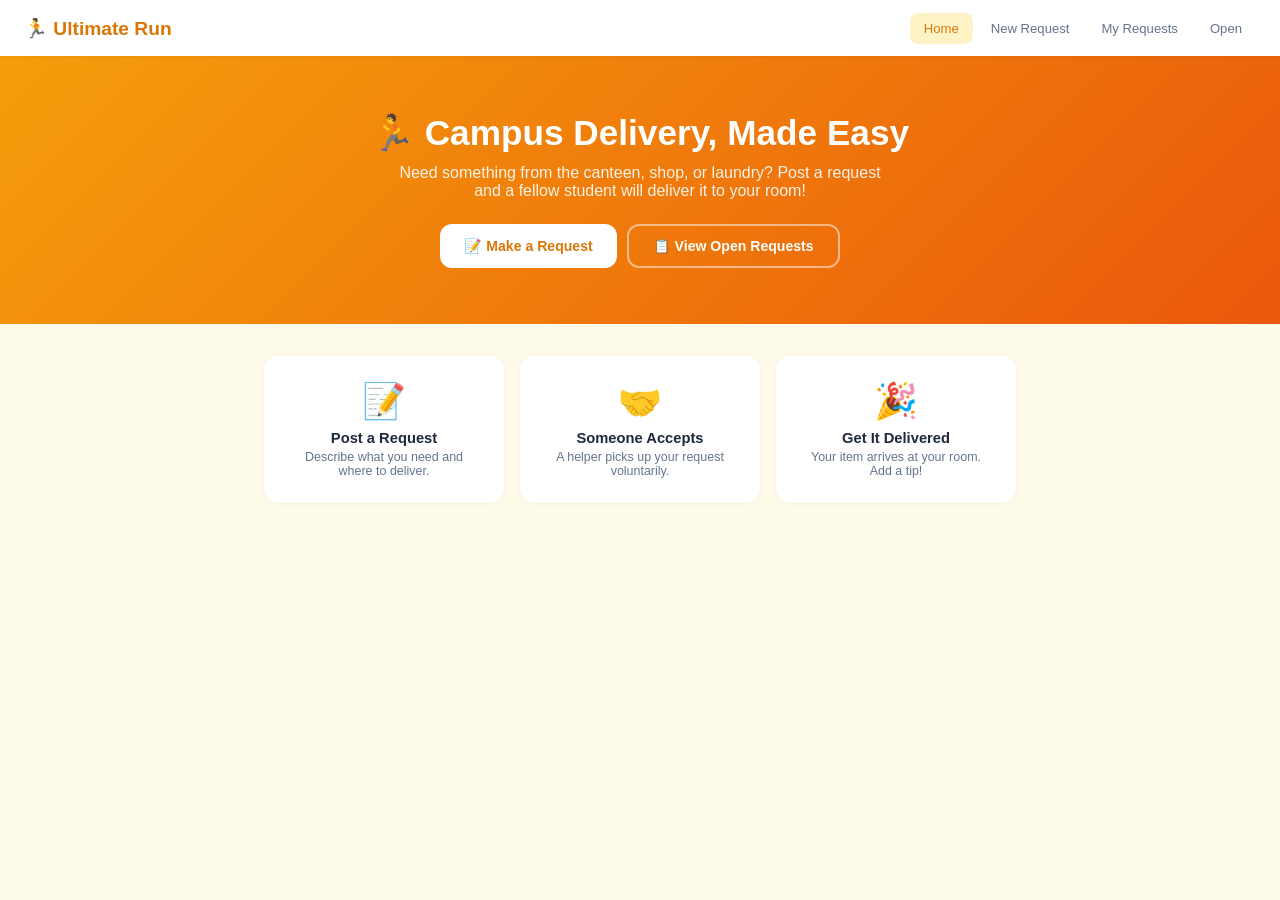
<file: docs/index.html>
<!DOCTYPE html>
<html lang="en">
<head>
<meta charset="UTF-8">
<meta name="viewport" content="width=device-width, initial-scale=1.0">
<title>Ultimate Run — Campus Delivery Platform</title>
<style>
*{margin:0;padding:0;box-sizing:border-box}
body{font-family:-apple-system,BlinkMacSystemFont,'Segoe UI',Roboto,sans-serif;background:#fffbeb;color:#1e293b;min-height:100vh}
/* Nav */
.nav{background:#fff;padding:0 24px;height:56px;display:flex;align-items:center;justify-content:space-between;box-shadow:0 1px 4px rgba(0,0,0,.06);position:sticky;top:0;z-index:50}
.nav-logo{font-size:1.2rem;font-weight:700;color:#d97706}
.tabs{display:flex;gap:4px}
.tab{padding:8px 14px;border-radius:8px;border:none;background:transparent;color:#64748b;font-size:.82rem;font-weight:500;cursor:pointer;transition:.2s}
.tab:hover,.tab.active{background:#fef3c7;color:#d97706}
/* Hero */
.hero{background:linear-gradient(135deg,#f59e0b,#ea580c);color:#fff;padding:56px 24px;text-align:center}
.hero h1{font-size:2.2rem;font-weight:800;margin-bottom:10px}
.hero p{font-size:1rem;opacity:.9;max-width:500px;margin:0 auto 24px}
.hero-btns{display:flex;gap:10px;justify-content:center;flex-wrap:wrap}
.hero-btn{padding:12px 24px;border-radius:12px;font-weight:600;font-size:.88rem;cursor:pointer;transition:.2s;border:none}
.hero-btn.primary{background:#fff;color:#d97706}
.hero-btn.primary:hover{background:#fef3c7}
.hero-btn.outline{background:transparent;color:#fff;border:2px solid rgba(255,255,255,.5)}
.hero-btn.outline:hover{background:rgba(255,255,255,.1)}
/* How it works */
.how{display:grid;grid-template-columns:repeat(auto-fill,minmax(200px,1fr));gap:16px;max-width:800px;margin:0 auto;padding:32px 24px}
.how-card{background:#fff;border-radius:14px;padding:24px;text-align:center;box-shadow:0 1px 6px rgba(0,0,0,.04)}
.how-card .icon{font-size:2.2rem;margin-bottom:8px;display:block}
.how-card h3{font-size:.92rem;font-weight:600;margin-bottom:4px}
.how-card p{font-size:.78rem;color:#64748b}
/* Container */
.container{max-width:650px;margin:0 auto;padding:24px}
/* Form */
.form-card{background:#fff;border-radius:16px;padding:24px;box-shadow:0 1px 8px rgba(0,0,0,.05)}
.fg{margin-bottom:14px}
.fg label{display:block;font-size:.82rem;font-weight:600;color:#374151;margin-bottom:4px}
.fg input,.fg textarea{width:100%;padding:10px 14px;border:1.5px solid #d1d5db;border-radius:10px;font-size:.88rem;outline:none;transition:.2s}
.fg input:focus,.fg textarea:focus{border-color:#f59e0b;box-shadow:0 0 0 3px rgba(245,158,11,.12)}
.submit-btn{width:100%;padding:12px;border:none;border-radius:12px;background:#f59e0b;color:#fff;font-weight:700;font-size:.92rem;cursor:pointer;transition:.2s}
.submit-btn:hover{background:#d97706}
/* Cards */
.req-card{background:#fff;border-radius:14px;padding:18px;margin-bottom:12px;box-shadow:0 1px 6px rgba(0,0,0,.04);border-left:4px solid #f59e0b;transition:.2s}
.req-card:hover{transform:translateY(-2px);box-shadow:0 4px 16px rgba(0,0,0,.06)}
.req-header{display:flex;justify-content:space-between;align-items:flex-start;margin-bottom:8px}
.req-items{font-size:.92rem;font-weight:600;margin-bottom:4px}
.req-meta{font-size:.78rem;color:#64748b}
.badge{display:inline-block;font-size:.7rem;font-weight:600;padding:3px 10px;border-radius:20px}
.badge-open{background:#dcfce7;color:#16a34a}
.badge-accepted{background:#dbeafe;color:#2563eb}
.tip-badge{background:linear-gradient(135deg,#fbbf24,#f59e0b);color:#fff;font-size:.72rem;padding:3px 10px;border-radius:20px;font-weight:600;display:inline-block;margin-top:6px}
.accept-btn{margin-top:10px;padding:8px 18px;border:none;border-radius:8px;background:#f59e0b;color:#fff;font-weight:600;font-size:.82rem;cursor:pointer;transition:.2s}
.accept-btn:hover{background:#d97706}
.helper-info{margin-top:10px;background:#f0fdf4;border-radius:10px;padding:12px;font-size:.82rem}
.helper-info strong{color:#16a34a}
.empty{text-align:center;color:#94a3b8;padding:40px;font-size:.9rem}
/* Modal */
.modal-bg{position:fixed;inset:0;background:rgba(0,0,0,.5);z-index:80;display:none;align-items:center;justify-content:center}
.modal-bg.show{display:flex}
.modal{background:#fff;border-radius:18px;padding:28px;width:90%;max-width:420px}
.modal h3{font-size:1.05rem;font-weight:700;margin-bottom:14px;display:flex;justify-content:space-between;align-items:center}
.close-btn{background:none;border:none;font-size:1.3rem;cursor:pointer;color:#64748b}
/* Toast */
.toast{position:fixed;bottom:20px;right:20px;background:#16a34a;color:#fff;padding:10px 18px;border-radius:10px;font-size:.82rem;font-weight:500;box-shadow:0 4px 14px rgba(0,0,0,.15);transform:translateY(80px);opacity:0;transition:.3s;z-index:90}
.toast.show{transform:translateY(0);opacity:1}
@media(max-width:640px){.hero h1{font-size:1.6rem}.tab{padding:6px 10px;font-size:.75rem}}
</style>
</head>
<body>
<nav class="nav">
  <div class="nav-logo">🏃 Ultimate Run</div>
  <div class="tabs">
    <button class="tab active" onclick="show('home',this)">Home</button>
    <button class="tab" onclick="show('request',this)">New Request</button>
    <button class="tab" onclick="show('my',this)">My Requests</button>
    <button class="tab" onclick="show('open',this)">Open</button>
  </div>
</nav>

<div id="t-home">
<div class="hero">
  <h1>🏃 Campus Delivery, Made Easy</h1>
  <p>Need something from the canteen, shop, or laundry? Post a request and a fellow student will deliver it to your room!</p>
  <div class="hero-btns">
    <button class="hero-btn primary" onclick="show('request',document.querySelectorAll('.tab')[1])">📝 Make a Request</button>
    <button class="hero-btn outline" onclick="show('open',document.querySelectorAll('.tab')[3])">📋 View Open Requests</button>
  </div>
</div>
<div class="how">
  <div class="how-card"><span class="icon">📝</span><h3>Post a Request</h3><p>Describe what you need and where to deliver.</p></div>
  <div class="how-card"><span class="icon">🤝</span><h3>Someone Accepts</h3><p>A helper picks up your request voluntarily.</p></div>
  <div class="how-card"><span class="icon">🎉</span><h3>Get It Delivered</h3><p>Your item arrives at your room. Add a tip!</p></div>
</div>
</div>

<div id="t-request" style="display:none">
<div class="container">
  <h2 style="font-size:1.3rem;font-weight:700;margin-bottom:16px">📝 Make a Request</h2>
  <div class="form-card">
    <div class="fg"><label>Your Name</label><input id="r-name"></div>
    <div class="fg"><label>Room Number</label><input id="r-room" placeholder="e.g. B-204"></div>
    <div class="fg"><label>Contact Number</label><input id="r-contact" type="tel"></div>
    <div class="fg"><label>What do you need?</label><textarea id="r-items" rows="3" placeholder="e.g. 2 bottles of water from canteen, 1 packet of chips"></textarea></div>
    <div class="fg"><label>Tip Amount (₹) <span style="color:#94a3b8;font-weight:400">(optional)</span></label><input id="r-tip" type="number" placeholder="0" min="0"></div>
    <button class="submit-btn" onclick="submitReq()">Submit Request</button>
  </div>
</div>
</div>

<div id="t-my" style="display:none"><div class="container"><h2 style="font-size:1.3rem;font-weight:700;margin-bottom:16px">📋 My Requests</h2><div id="my-list"></div></div></div>
<div id="t-open" style="display:none"><div class="container"><h2 style="font-size:1.3rem;font-weight:700;margin-bottom:16px">🔓 Open Requests</h2><div id="open-list"></div></div></div>

<div class="modal-bg" id="accept-modal">
<div class="modal">
  <h3>Accept Request <button class="close-btn" onclick="closeAccept()">✕</button></h3>
  <p style="font-size:.82rem;color:#64748b;margin-bottom:14px" id="accept-desc"></p>
  <div class="fg"><label>Your Name</label><input id="h-name"></div>
  <div class="fg"><label>Your Contact</label><input id="h-contact" type="tel"></div>
  <button class="submit-btn" onclick="confirmAccept()">Confirm Accept</button>
</div>
</div>

<div class="toast" id="toast"></div>

<script>
let sid=sessionStorage.getItem('ur_sid');
if(!sid){sid=Date.now().toString();sessionStorage.setItem('ur_sid',sid);}
if(!localStorage.getItem('ur_reqs')){
  localStorage.setItem('ur_reqs',JSON.stringify([
    {id:1,name:"Rahul",room:"A-105",contact:"9876543210",items:"2 bottles of water and 1 packet of Maggi from canteen",tip:20,status:"Open",sid:"s1",hn:"",hc:""},
    {id:2,name:"Priya",room:"C-302",contact:"9812345678",items:"Pick up my laundry from ground floor washing area",tip:15,status:"Open",sid:"s2",hn:"",hc:""},
    {id:3,name:"Aditya",room:"B-210",contact:"9988776655",items:"Need a printout of 10 pages from Xerox shop near gate",tip:30,status:"Open",sid:"s3",hn:"",hc:""},
    {id:4,name:"Sneha",room:"D-108",contact:"9123456789",items:"1 coffee and 1 samosa from Nescafe counter",tip:10,status:"Open",sid:"s4",hn:"",hc:""},
    {id:5,name:"Karthik",room:"A-401",contact:"9876501234",items:"Bring my charger from Room B-203 (door is open, on the desk)",tip:0,status:"Open",sid:"s5",hn:"",hc:""}
  ]));
}
function get(){return JSON.parse(localStorage.getItem('ur_reqs')||'[]');}
function put(r){localStorage.setItem('ur_reqs',JSON.stringify(r));}
let acceptId=null;

function show(t,el){['home','request','my','open'].forEach(x=>document.getElementById('t-'+x).style.display=x===t?'block':'none');document.querySelectorAll('.tab').forEach(b=>b.classList.remove('active'));if(el)el.classList.add('active');if(t==='my')renderMy();if(t==='open')renderOpen();}

function submitReq(){
  const n=document.getElementById('r-name').value,rm=document.getElementById('r-room').value,c=document.getElementById('r-contact').value,it=document.getElementById('r-items').value,tp=+(document.getElementById('r-tip').value||0);
  if(!n||!rm||!c||!it){toast('Please fill all required fields','#ef4444');return;}
  const r=get();r.push({id:Date.now(),name:n,room:rm,contact:c,items:it,tip:tp,status:'Open',sid:sid,hn:'',hc:''});put(r);
  document.getElementById('r-name').value='';document.getElementById('r-room').value='';document.getElementById('r-contact').value='';document.getElementById('r-items').value='';document.getElementById('r-tip').value='';
  toast('Request submitted!');show('my',document.querySelectorAll('.tab')[2]);
}

function renderMy(){
  const list=get().filter(r=>r.sid===sid);
  document.getElementById('my-list').innerHTML=list.length?list.map(r=>'<div class="req-card"><div class="req-header"><div><div class="req-items">'+r.items+'</div><div class="req-meta">📍 Room '+r.room+'</div></div><span class="badge '+(r.status==='Open'?'badge-open':'badge-accepted')+'">'+r.status+'</span></div>'+(r.tip>0?'<span class="tip-badge">💰 ₹'+r.tip+' tip</span>':'')+(r.status==='Accepted'?'<div class="helper-info"><strong>✅ Helper:</strong> '+r.hn+' (📞 '+r.hc+')</div>':'')+'</div>').join(''):'<div class="empty">You haven\'t made any requests yet.</div>';
}

function renderOpen(){
  const list=get().filter(r=>r.status==='Open'&&r.sid!==sid);
  document.getElementById('open-list').innerHTML=list.length?list.map(r=>'<div class="req-card"><div class="req-header"><div><div class="req-items">'+r.items+'</div><div class="req-meta">👤 '+r.name+' · 📍 Room '+r.room+'</div></div>'+(r.tip>0?'<span class="tip-badge">💰 ₹'+r.tip+'</span>':'')+'</div><button class="accept-btn" onclick="openAccept('+r.id+',\''+r.items.replace(/'/g,"\\'")+'\')">✋ Accept Request</button></div>').join(''):'<div class="empty">No open requests right now. Check back later!</div>';
}

function openAccept(id,desc){acceptId=id;document.getElementById('accept-desc').textContent='You are accepting: "'+desc+'"';document.getElementById('accept-modal').classList.add('show');}
function closeAccept(){document.getElementById('accept-modal').classList.remove('show');acceptId=null;}
function confirmAccept(){
  const hn=document.getElementById('h-name').value,hc=document.getElementById('h-contact').value;
  if(!hn||!hc){toast('Please fill both fields','#ef4444');return;}
  const r=get();const req=r.find(x=>x.id===acceptId);
  if(req){req.status='Accepted';req.hn=hn;req.hc=hc;put(r);}
  document.getElementById('h-name').value='';document.getElementById('h-contact').value='';
  closeAccept();toast('Request accepted!');renderOpen();
}

function toast(m,c){const t=document.getElementById('toast');t.textContent='✓ '+m;t.style.background=c||'#16a34a';t.classList.add('show');setTimeout(()=>t.classList.remove('show'),2500);}
</script>
</body>
</html>
</file>
